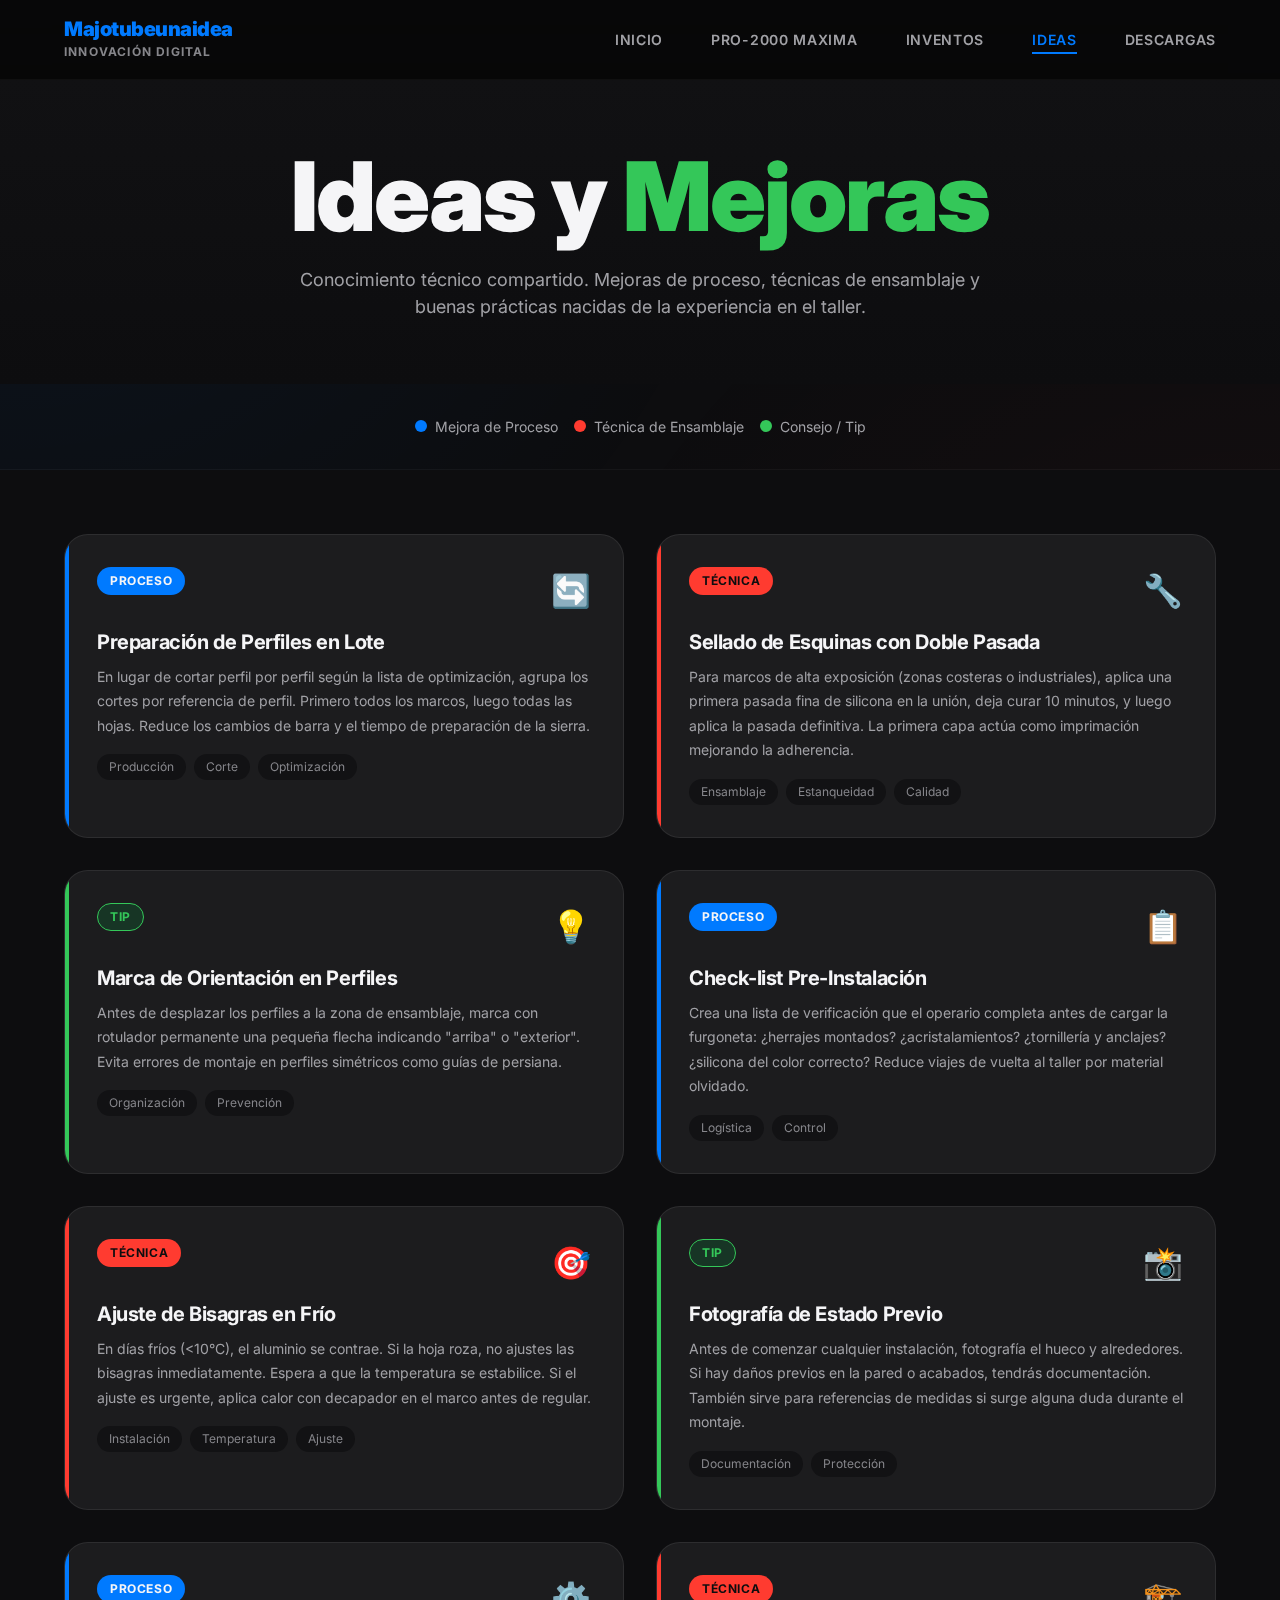
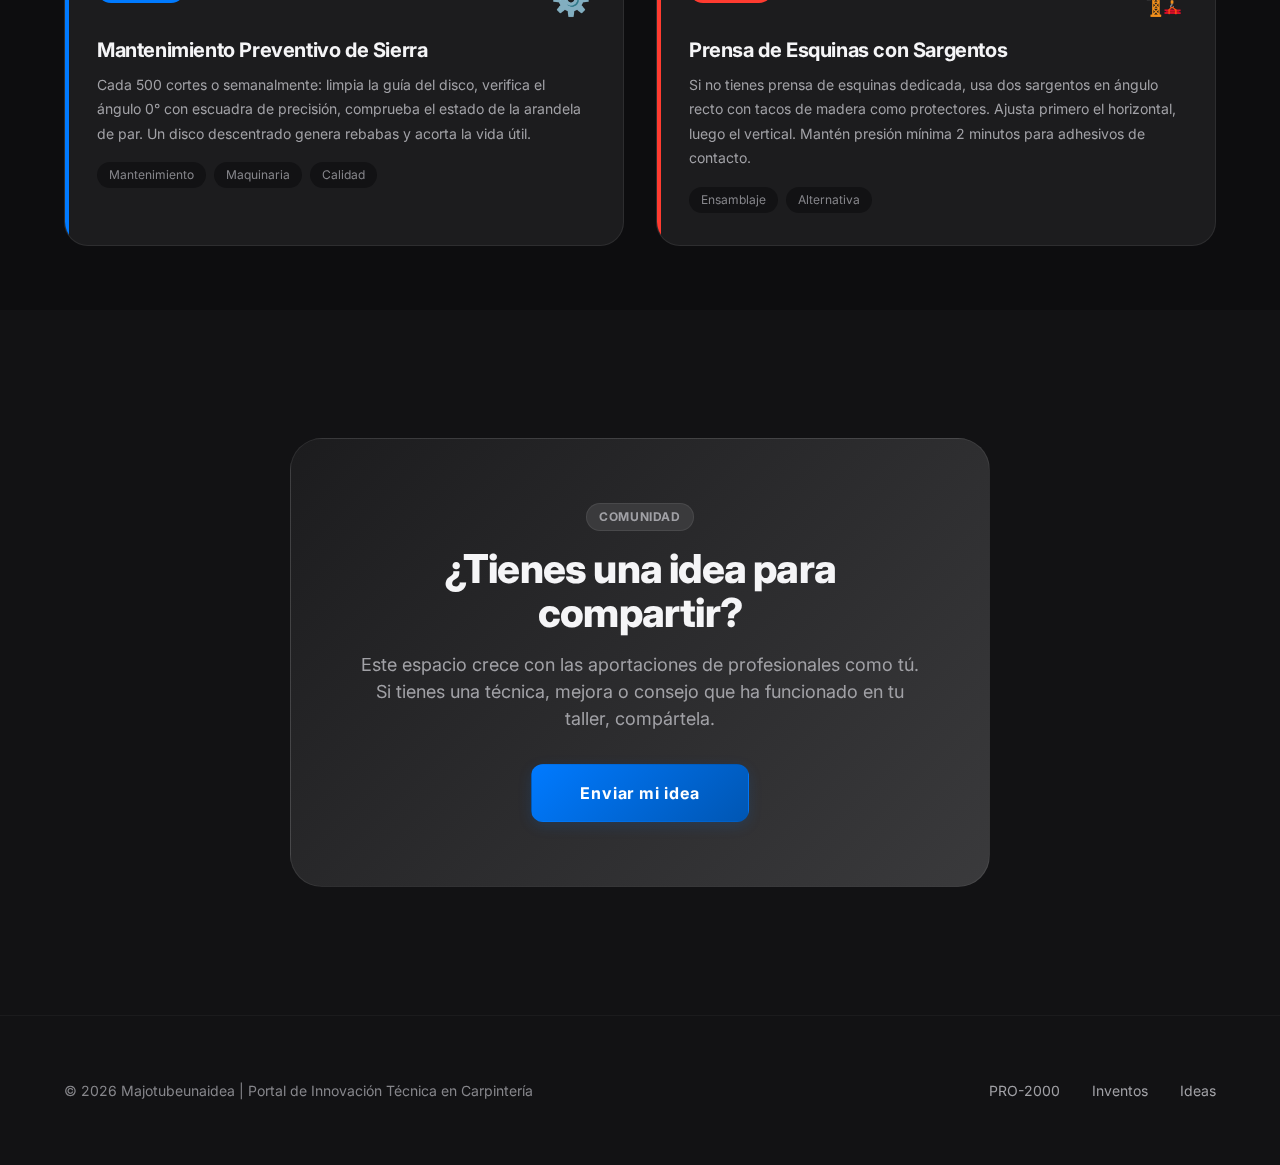
<file: ideas.html>
<!DOCTYPE html>
<html lang="es">

<head>
    <meta charset="UTF-8">
    <meta name="viewport" content="width=device-width, initial-scale=1.0">

    <!-- SEO Meta Tags -->
    <title>Ideas y Mejoras de Proceso | Majotubeunaidea</title>
    <meta name="description"
        content="Conocimiento técnico compartido: mejoras de procesos, técnicas de ensamblaje y buenas prácticas para el taller de carpintería de aluminio.">
    <meta name="keywords" content="mejoras proceso, técnicas ensamblaje, buenas prácticas carpintería, know-how taller">

    <!-- Fonts -->
    <link rel="preconnect" href="https://fonts.googleapis.com">
    <link rel="preconnect" href="https://fonts.gstatic.com" crossorigin>
    <link href="https://fonts.googleapis.com/css2?family=Inter:wght@400;500;600;700;800;900&display=swap"
        rel="stylesheet">

    <!-- Styles -->
    <link rel="stylesheet" href="css/variables.css">
    <link rel="stylesheet" href="css/base.css">
    <link rel="stylesheet" href="css/components.css">
    <link rel="stylesheet" href="css/print.css" media="print">

    <style>
        /* Ideas Page Specific Styles */
        .ideas-hero {
            padding: calc(var(--header-height) + var(--space-10)) 5% var(--space-10);
            background: linear-gradient(180deg, var(--bg-surface) 0%, var(--bg-dark) 100%);
            text-align: center;
        }

        .ideas-hero__title {
            margin-bottom: var(--space-4);
        }

        .ideas-hero__title span {
            color: var(--color-success);
        }

        .ideas-hero__description {
            font-size: var(--font-size-lg);
            max-width: 700px;
            margin: 0 auto;
        }

        /* Ideas Grid */
        .ideas-section {
            padding: var(--space-10) 5%;
            background: var(--bg-dark);
        }

        .ideas-grid {
            display: grid;
            grid-template-columns: repeat(auto-fill, minmax(400px, 1fr));
            gap: var(--space-6);
            max-width: var(--container-2xl);
            margin: 0 auto;
        }

        /* Idea Card */
        .idea-card {
            background: var(--bg-card);
            border: 1px solid var(--border-default);
            border-radius: var(--radius-xl);
            padding: var(--space-6);
            transition: var(--transition-spring);
            position: relative;
            overflow: hidden;
        }

        .idea-card::before {
            content: '';
            position: absolute;
            top: 0;
            left: 0;
            width: 4px;
            height: 100%;
            background: var(--border-strong);
            transition: var(--transition-base);
        }

        .idea-card:hover {
            background: var(--bg-card-hover);
            transform: translateY(-4px);
        }

        .idea-card:hover::before {
            background: var(--color-primary);
        }

        .idea-card--process::before {
            background: var(--color-primary);
        }

        .idea-card--technique::before {
            background: var(--color-accent);
        }

        .idea-card--tip::before {
            background: var(--color-success);
        }

        .idea-card__header {
            display: flex;
            justify-content: space-between;
            align-items: flex-start;
            margin-bottom: var(--space-4);
        }

        .idea-card__icon {
            font-size: var(--font-size-3xl);
        }

        .idea-card__title {
            font-size: var(--font-size-xl);
            font-weight: var(--font-weight-bold);
            margin-bottom: var(--space-3);
            color: var(--text-primary);
        }

        .idea-card__description {
            font-size: var(--font-size-sm);
            color: var(--text-secondary);
            line-height: var(--line-height-relaxed);
            margin-bottom: var(--space-4);
        }

        .idea-card__tags {
            display: flex;
            flex-wrap: wrap;
            gap: var(--space-2);
        }

        .idea-card__tag {
            font-size: var(--font-size-xs);
            padding: var(--space-1) var(--space-3);
            background: var(--bg-surface);
            border-radius: var(--radius-full);
            color: var(--text-muted);
        }

        /* Categories Section */
        .categories-bar {
            display: flex;
            justify-content: center;
            gap: var(--space-4);
            padding: var(--space-6) 5%;
            border-bottom: 1px solid var(--border-subtle);
            flex-wrap: wrap;
        }

        .category-item {
            display: flex;
            align-items: center;
            gap: var(--space-2);
            font-size: var(--font-size-sm);
            color: var(--text-secondary);
        }

        .category-item__dot {
            width: 12px;
            height: 12px;
            border-radius: 50%;
        }

        .category-item__dot--process {
            background: var(--color-primary);
        }

        .category-item__dot--technique {
            background: var(--color-accent);
        }

        .category-item__dot--tip {
            background: var(--color-success);
        }

        /* Call to Action */
        .ideas-cta {
            padding: var(--space-16) 5%;
            background: var(--bg-surface);
            text-align: center;
        }

        .ideas-cta__box {
            background: linear-gradient(135deg, var(--bg-card), var(--bg-elevated));
            border: 1px solid var(--border-default);
            border-radius: var(--radius-2xl);
            padding: var(--space-10);
            max-width: 700px;
            margin: 0 auto;
        }

        .ideas-cta__title {
            margin-bottom: var(--space-4);
        }

        .ideas-cta__description {
            font-size: var(--font-size-lg);
            color: var(--text-secondary);
            margin-bottom: var(--space-6);
        }

        @media (max-width: 768px) {
            .ideas-grid {
                grid-template-columns: 1fr;
            }

            .categories-bar {
                flex-direction: column;
                align-items: center;
            }
        }
    </style>
</head>

<body>
    <!-- Header -->
    <header class="header" id="header">
        <a href="index.html" class="brand">
            <span class="brand__name">Majotube<span>unaidea</span></span>
            <span class="brand__tagline">Innovación Digital</span>
        </a>

        <nav class="nav" id="nav">
            <a href="index.html" class="nav__link">Inicio</a>
            <a href="pro2000.html" class="nav__link">PRO-2000 MAXIMA</a>
            <a href="inventos.html" class="nav__link">Inventos</a>
            <a href="ideas.html" class="nav__link active">Ideas</a>
            <a href="index.html#descargas" class="nav__link">Descargas</a>
        </nav>

        <button class="nav-toggle" id="nav-toggle" aria-label="Menú de navegación">
            <span class="nav-toggle__bar"></span>
            <span class="nav-toggle__bar"></span>
            <span class="nav-toggle__bar"></span>
        </button>
    </header>

    <!-- Main Content -->
    <main>
        <!-- Hero -->
        <section class="ideas-hero">
            <h1 class="ideas-hero__title">Ideas y <span>Mejoras</span></h1>
            <p class="ideas-hero__description">
                Conocimiento técnico compartido. Mejoras de proceso, técnicas de ensamblaje
                y buenas prácticas nacidas de la experiencia en el taller.
            </p>
        </section>

        <!-- Categories Legend -->
        <div class="categories-bar">
            <div class="category-item">
                <span class="category-item__dot category-item__dot--process"></span>
                <span>Mejora de Proceso</span>
            </div>
            <div class="category-item">
                <span class="category-item__dot category-item__dot--technique"></span>
                <span>Técnica de Ensamblaje</span>
            </div>
            <div class="category-item">
                <span class="category-item__dot category-item__dot--tip"></span>
                <span>Consejo / Tip</span>
            </div>
        </div>

        <!-- Ideas Grid -->
        <section class="ideas-section">
            <div class="ideas-grid">

                <!-- Idea 1: Proceso -->
                <article class="idea-card idea-card--process">
                    <div class="idea-card__header">
                        <span class="badge badge--primary">Proceso</span>
                        <span class="idea-card__icon">🔄</span>
                    </div>
                    <h3 class="idea-card__title">Preparación de Perfiles en Lote</h3>
                    <p class="idea-card__description">
                        En lugar de cortar perfil por perfil según la lista de optimización,
                        agrupa los cortes por referencia de perfil. Primero todos los marcos,
                        luego todas las hojas. Reduce los cambios de barra y el tiempo de
                        preparación de la sierra.
                    </p>
                    <div class="idea-card__tags">
                        <span class="idea-card__tag">Producción</span>
                        <span class="idea-card__tag">Corte</span>
                        <span class="idea-card__tag">Optimización</span>
                    </div>
                </article>

                <!-- Idea 2: Técnica -->
                <article class="idea-card idea-card--technique">
                    <div class="idea-card__header">
                        <span class="badge badge--accent">Técnica</span>
                        <span class="idea-card__icon">🔧</span>
                    </div>
                    <h3 class="idea-card__title">Sellado de Esquinas con Doble Pasada</h3>
                    <p class="idea-card__description">
                        Para marcos de alta exposición (zonas costeras o industriales),
                        aplica una primera pasada fina de silicona en la unión, deja curar
                        10 minutos, y luego aplica la pasada definitiva. La primera capa
                        actúa como imprimación mejorando la adherencia.
                    </p>
                    <div class="idea-card__tags">
                        <span class="idea-card__tag">Ensamblaje</span>
                        <span class="idea-card__tag">Estanqueidad</span>
                        <span class="idea-card__tag">Calidad</span>
                    </div>
                </article>

                <!-- Idea 3: Tip -->
                <article class="idea-card idea-card--tip">
                    <div class="idea-card__header">
                        <span class="badge badge--success">Tip</span>
                        <span class="idea-card__icon">💡</span>
                    </div>
                    <h3 class="idea-card__title">Marca de Orientación en Perfiles</h3>
                    <p class="idea-card__description">
                        Antes de desplazar los perfiles a la zona de ensamblaje, marca con
                        rotulador permanente una pequeña flecha indicando "arriba" o "exterior".
                        Evita errores de montaje en perfiles simétricos como guías de persiana.
                    </p>
                    <div class="idea-card__tags">
                        <span class="idea-card__tag">Organización</span>
                        <span class="idea-card__tag">Prevención</span>
                    </div>
                </article>

                <!-- Idea 4: Proceso -->
                <article class="idea-card idea-card--process">
                    <div class="idea-card__header">
                        <span class="badge badge--primary">Proceso</span>
                        <span class="idea-card__icon">📋</span>
                    </div>
                    <h3 class="idea-card__title">Check-list Pre-Instalación</h3>
                    <p class="idea-card__description">
                        Crea una lista de verificación que el operario completa antes de
                        cargar la furgoneta: ¿herrajes montados? ¿acristalamientos?
                        ¿tornillería y anclajes? ¿silicona del color correcto?
                        Reduce viajes de vuelta al taller por material olvidado.
                    </p>
                    <div class="idea-card__tags">
                        <span class="idea-card__tag">Logística</span>
                        <span class="idea-card__tag">Control</span>
                    </div>
                </article>

                <!-- Idea 5: Técnica -->
                <article class="idea-card idea-card--technique">
                    <div class="idea-card__header">
                        <span class="badge badge--accent">Técnica</span>
                        <span class="idea-card__icon">🎯</span>
                    </div>
                    <h3 class="idea-card__title">Ajuste de Bisagras en Frío</h3>
                    <p class="idea-card__description">
                        En días fríos (<10°C), el aluminio se contrae. Si la hoja roza, no ajustes las bisagras
                            inmediatamente. Espera a que la temperatura se estabilice. Si el ajuste es urgente, aplica
                            calor con decapador en el marco antes de regular. </p>
                            <div class="idea-card__tags">
                                <span class="idea-card__tag">Instalación</span>
                                <span class="idea-card__tag">Temperatura</span>
                                <span class="idea-card__tag">Ajuste</span>
                            </div>
                </article>

                <!-- Idea 6: Tip -->
                <article class="idea-card idea-card--tip">
                    <div class="idea-card__header">
                        <span class="badge badge--success">Tip</span>
                        <span class="idea-card__icon">📸</span>
                    </div>
                    <h3 class="idea-card__title">Fotografía de Estado Previo</h3>
                    <p class="idea-card__description">
                        Antes de comenzar cualquier instalación, fotografía el hueco y
                        alrededores. Si hay daños previos en la pared o acabados, tendrás
                        documentación. También sirve para referencias de medidas si surge
                        alguna duda durante el montaje.
                    </p>
                    <div class="idea-card__tags">
                        <span class="idea-card__tag">Documentación</span>
                        <span class="idea-card__tag">Protección</span>
                    </div>
                </article>

                <!-- Idea 7: Proceso -->
                <article class="idea-card idea-card--process">
                    <div class="idea-card__header">
                        <span class="badge badge--primary">Proceso</span>
                        <span class="idea-card__icon">⚙️</span>
                    </div>
                    <h3 class="idea-card__title">Mantenimiento Preventivo de Sierra</h3>
                    <p class="idea-card__description">
                        Cada 500 cortes o semanalmente: limpia la guía del disco,
                        verifica el ángulo 0° con escuadra de precisión, comprueba el
                        estado de la arandela de par. Un disco descentrado genera
                        rebabas y acorta la vida útil.
                    </p>
                    <div class="idea-card__tags">
                        <span class="idea-card__tag">Mantenimiento</span>
                        <span class="idea-card__tag">Maquinaria</span>
                        <span class="idea-card__tag">Calidad</span>
                    </div>
                </article>

                <!-- Idea 8: Técnica -->
                <article class="idea-card idea-card--technique">
                    <div class="idea-card__header">
                        <span class="badge badge--accent">Técnica</span>
                        <span class="idea-card__icon">🏗️</span>
                    </div>
                    <h3 class="idea-card__title">Prensa de Esquinas con Sargentos</h3>
                    <p class="idea-card__description">
                        Si no tienes prensa de esquinas dedicada, usa dos sargentos en ángulo
                        recto con tacos de madera como protectores. Ajusta primero el horizontal,
                        luego el vertical. Mantén presión mínima 2 minutos para adhesivos
                        de contacto.
                    </p>
                    <div class="idea-card__tags">
                        <span class="idea-card__tag">Ensamblaje</span>
                        <span class="idea-card__tag">Alternativa</span>
                    </div>
                </article>

            </div>
        </section>

        <!-- CTA Section -->
        <section class="ideas-cta">
            <div class="ideas-cta__box">
                <span class="badge" style="margin-bottom: var(--space-4);">Comunidad</span>
                <h2 class="ideas-cta__title">¿Tienes una idea para compartir?</h2>
                <p class="ideas-cta__description">
                    Este espacio crece con las aportaciones de profesionales como tú.
                    Si tienes una técnica, mejora o consejo que ha funcionado en tu taller,
                    compártela.
                </p>
                <a href="mailto:contacto@majotubeunaidea.com" class="btn btn--primary btn--lg">
                    Enviar mi idea
                </a>
            </div>
        </section>
    </main>

    <!-- Footer -->
    <footer class="footer">
        <div class="footer__content">
            <p class="footer__copy">© 2026 Majotubeunaidea | Portal de Innovación Técnica en Carpintería</p>
            <nav class="footer__links">
                <a href="pro2000.html" class="footer__link">PRO-2000</a>
                <a href="inventos.html" class="footer__link">Inventos</a>
                <a href="ideas.html" class="footer__link">Ideas</a>
            </nav>
        </div>
    </footer>

    <!-- Modal -->
    <div class="modal" id="imageModal">
        <div class="modal__controls">
            <span class="modal__scale-indicator">100%</span>
            <button class="modal__btn modal__btn--zoom-out" title="Disminuir (Click derecho o Alt+Click)">
                <svg viewBox="0 0 24 24" fill="none" stroke="currentColor" stroke-width="2.5" stroke-linecap="round"
                    stroke-linejoin="round" style="width:20px;height:20px;">
                    <circle cx="11" cy="11" r="8"></circle>
                    <line x1="21" y1="21" x2="16.65" y2="16.65"></line>
                    <line x1="8" y1="11" x2="14" y2="11"></line>
                </svg>
            </button>
            <button class="modal__btn modal__btn--reset" title="Restablecer (1:1)">
                <svg viewBox="0 0 24 24" fill="none" stroke="currentColor" stroke-width="2.5" stroke-linecap="round"
                    stroke-linejoin="round" style="width:18px;height:18px;">
                    <path d="M15 3h6v6"></path>
                    <path d="M9 21H3v-6"></path>
                    <path d="M21 3l-7 7"></path>
                    <path d="M3 21l7-7"></path>
                </svg>
            </button>
            <button class="modal__btn modal__btn--zoom-in" title="Aumentar (Click o Scroll)">
                <svg viewBox="0 0 24 24" fill="none" stroke="currentColor" stroke-width="2.5" stroke-linecap="round"
                    stroke-linejoin="round" style="width:20px;height:20px;">
                    <circle cx="11" cy="11" r="8"></circle>
                    <line x1="21" y1="21" x2="16.65" y2="16.65"></line>
                    <line x1="11" y1="8" x2="11" y2="14"></line>
                    <line x1="8" y1="11" x2="14" y2="11"></line>
                </svg>
            </button>
            <span class="modal__close">×</span>
        </div>
        <div class="modal__content-wrapper">
            <img class="modal__content" id="modalImage" alt="Imagen ampliada">
        </div>
    </div>

    <!-- Scripts -->
    <script src="js/modules/header.js"></script>
    <script src="js/modules/modal.js"></script>
    <script src="js/modules/animations.js"></script>
    <script src="js/modules/filter.js"></script>
    <script src="js/app.js"></script>
</body>

</html>
</file>
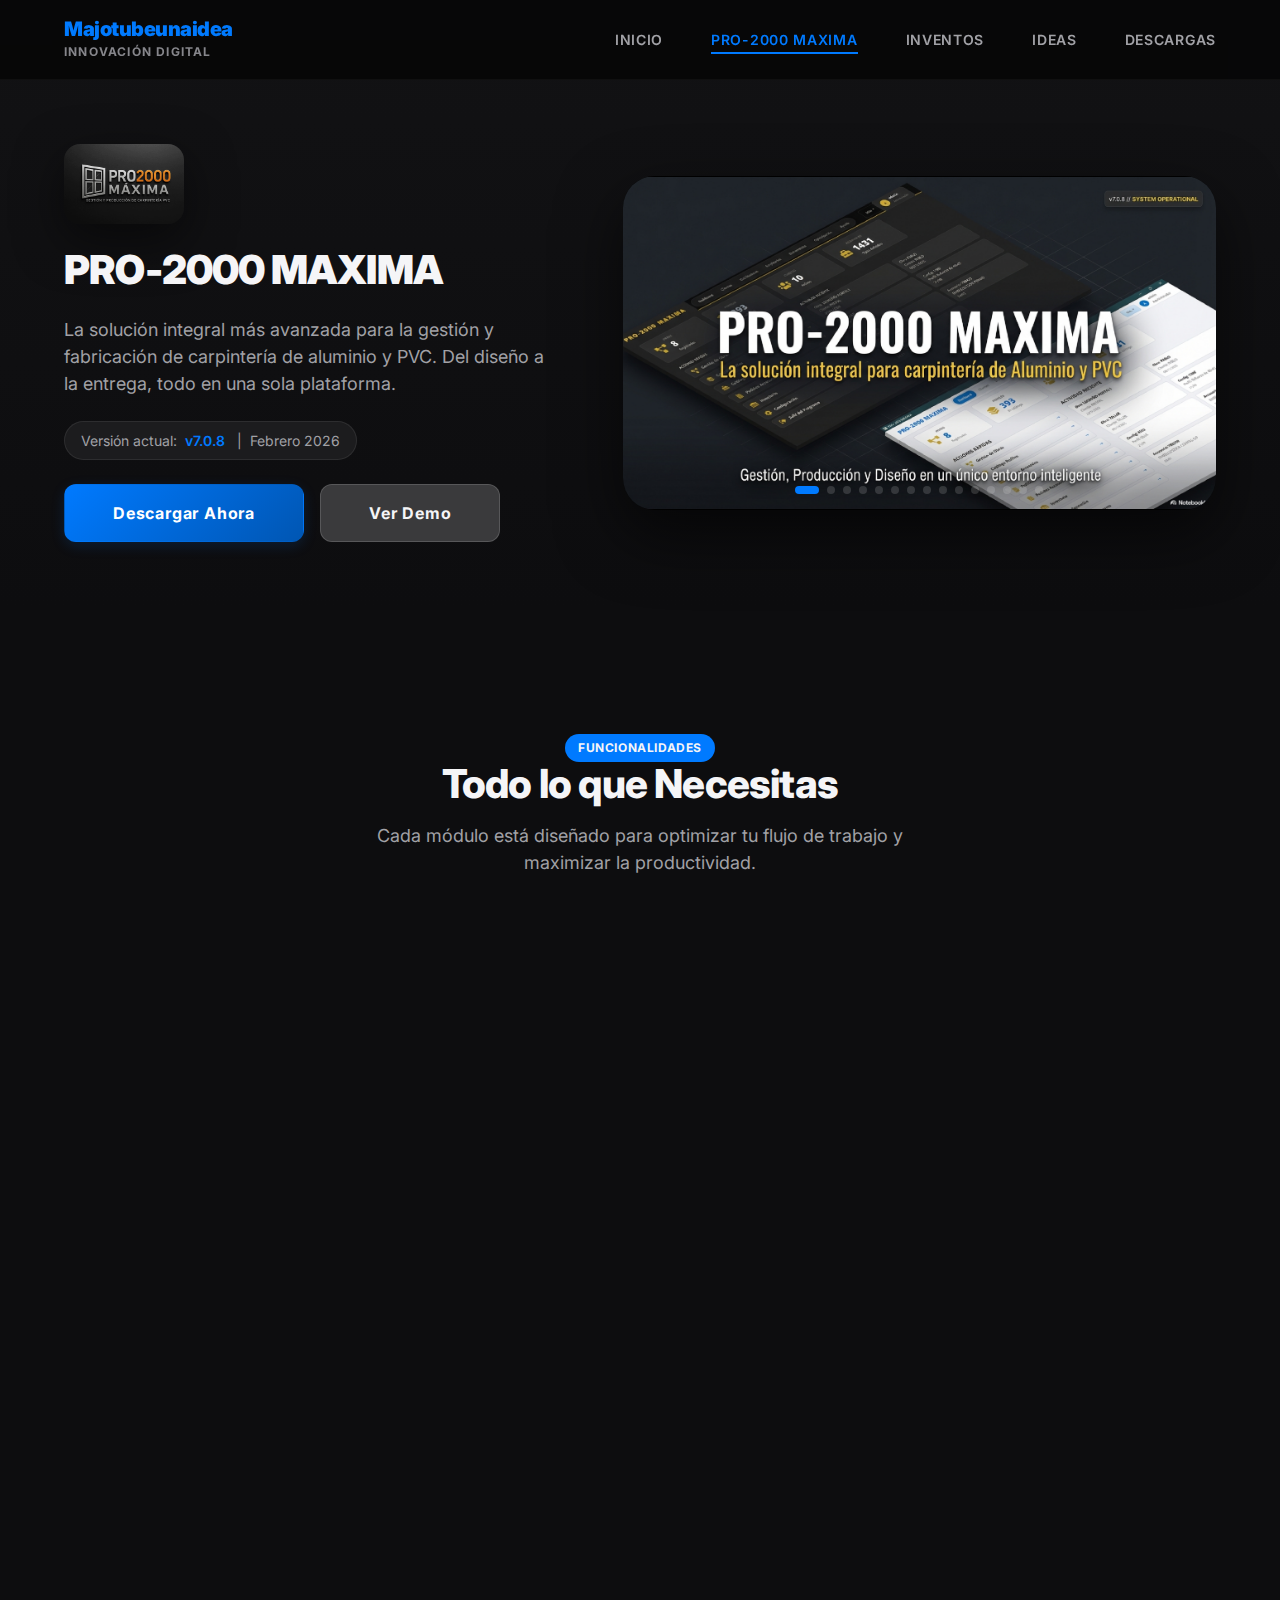
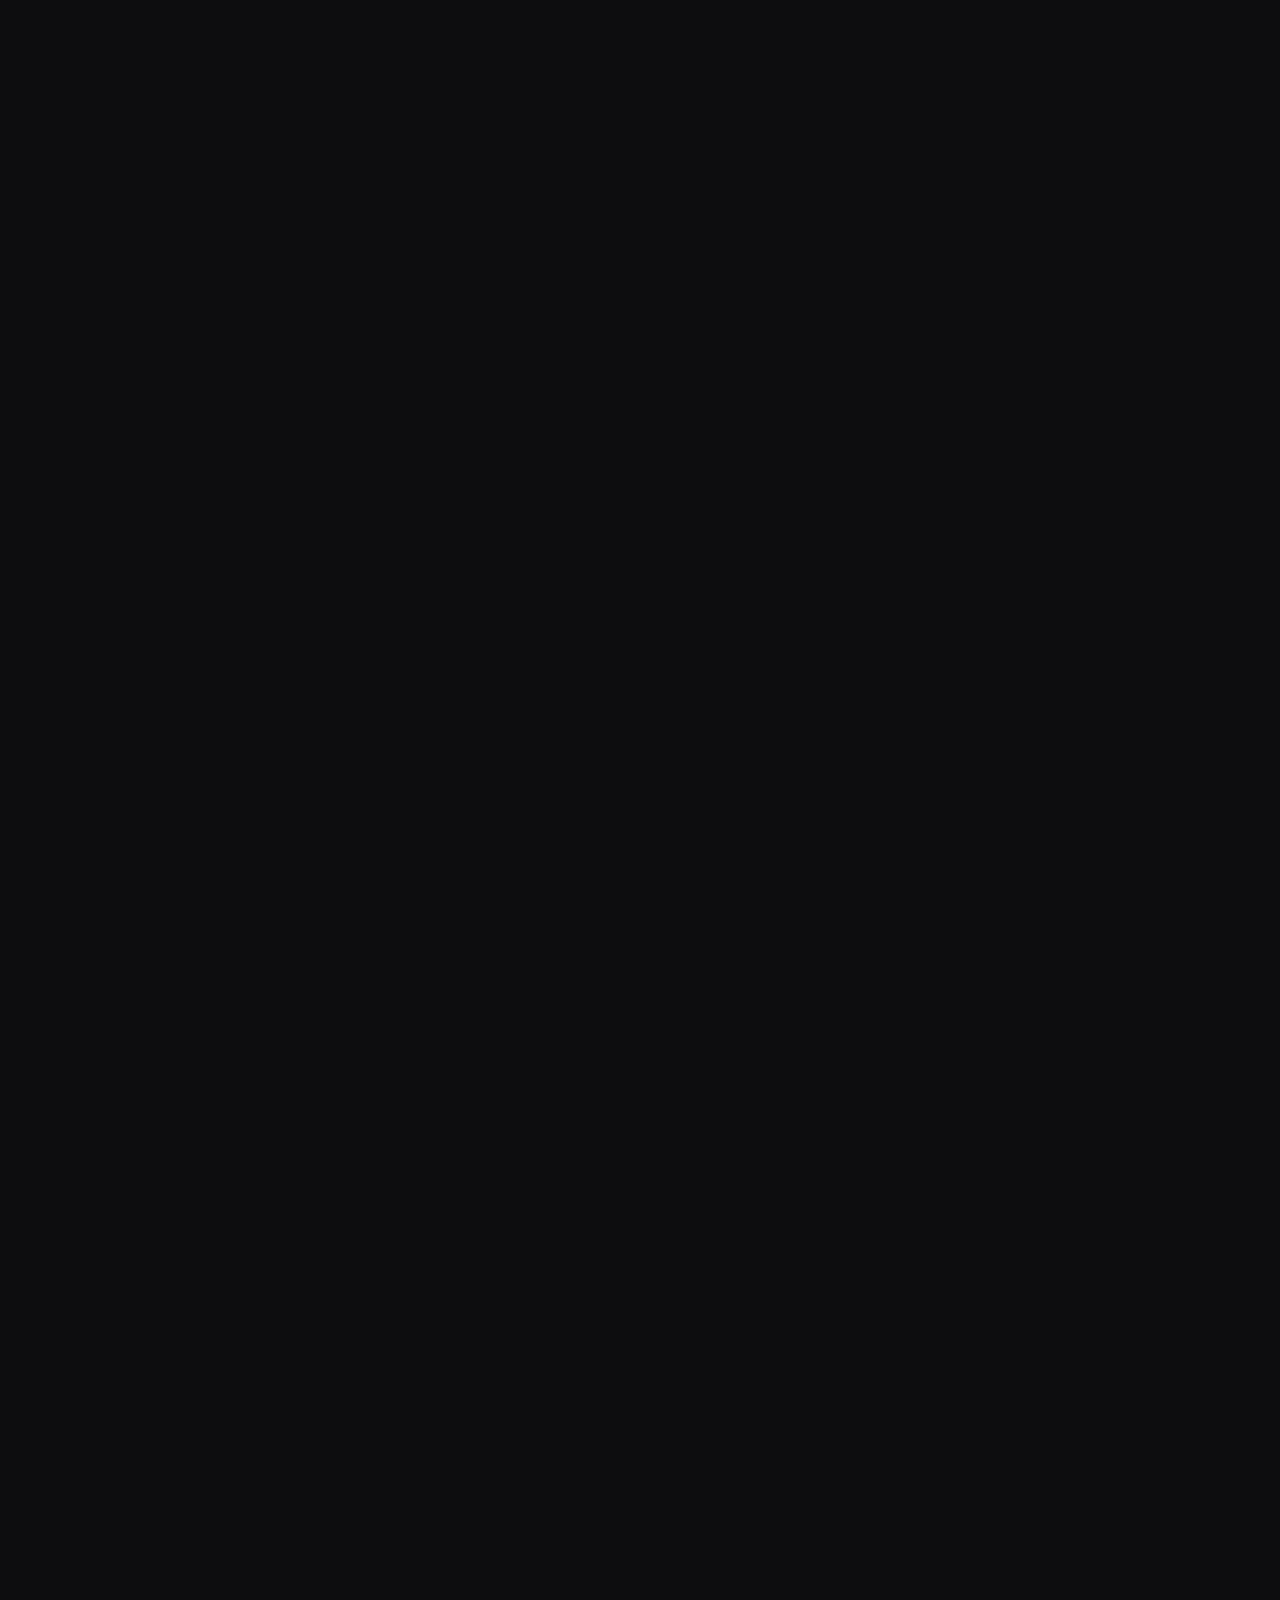
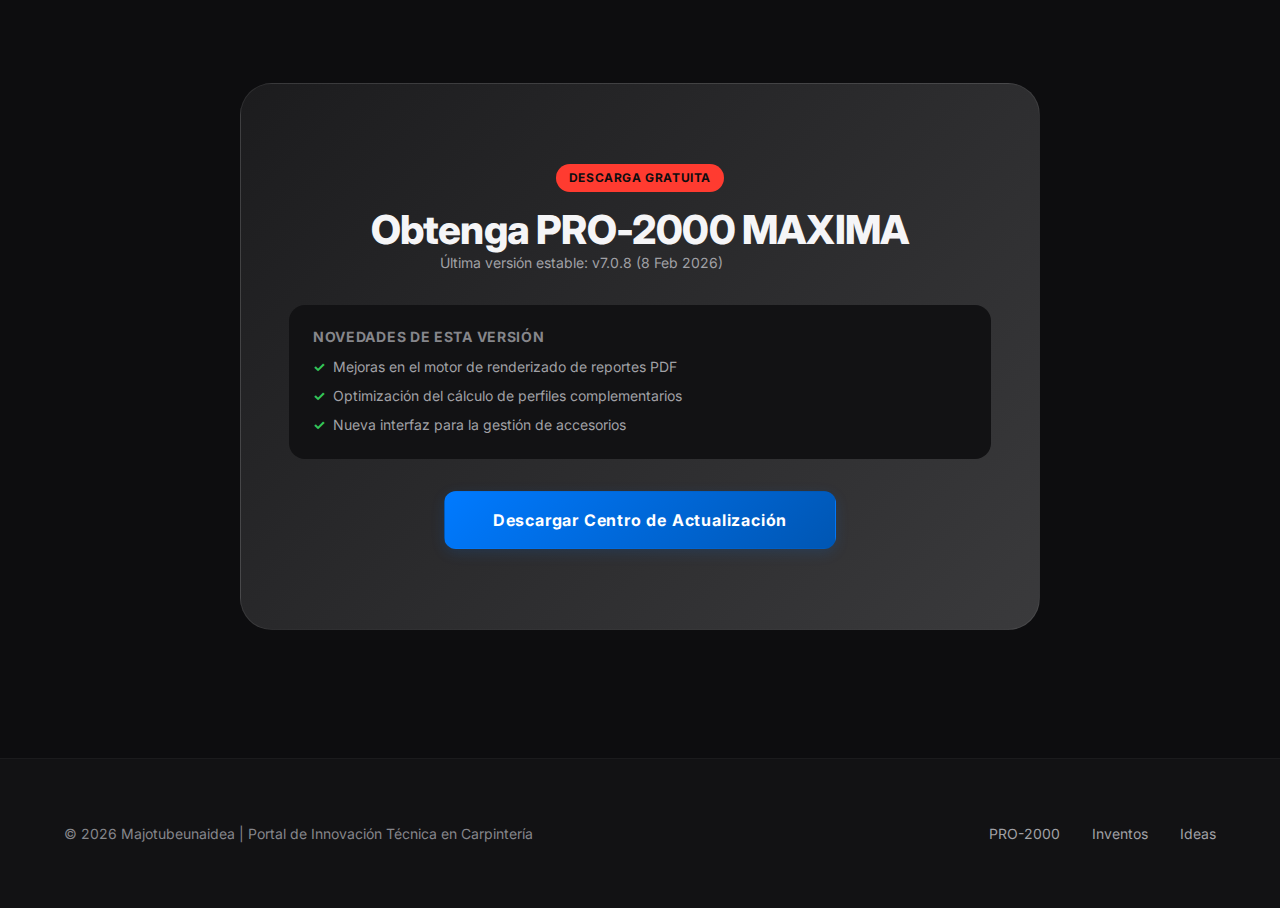
<file: pro2000.html>
<!DOCTYPE html>
<html lang="es">

<head>
    <meta charset="UTF-8">
    <meta name="viewport" content="width=device-width, initial-scale=1.0">

    <!-- SEO Meta Tags -->
    <title>PRO-2000 MAXIMA | Software de Carpintería Profesional</title>
    <meta name="description"
        content="PRO-2000 MAXIMA: software integral para fabricación de carpintería de aluminio y PVC. Diseño, optimización de corte, gestión de obras y facturación.">
    <meta name="keywords" content="PRO-2000, software carpintería, aluminio, PVC, optimización corte, gestión taller">

    <!-- Fonts -->
    <link rel="preconnect" href="https://fonts.googleapis.com">
    <link rel="preconnect" href="https://fonts.gstatic.com" crossorigin>
    <link href="https://fonts.googleapis.com/css2?family=Inter:wght@400;500;600;700;800;900&display=swap"
        rel="stylesheet">

    <!-- Styles -->
    <link rel="stylesheet" href="css/variables.css">
    <link rel="stylesheet" href="css/base.css">
    <link rel="stylesheet" href="css/components.css">
    <link rel="stylesheet" href="css/print.css" media="print">

    <style>
        /* PRO-2000 Page Specific Styles */
        .pro2000-hero {
            padding: calc(var(--header-height) + var(--space-10)) 5% var(--space-10);
            background: linear-gradient(180deg, var(--bg-surface) 0%, var(--bg-dark) 100%);
            display: grid;
            grid-template-columns: 1fr 1.2fr;
            gap: var(--space-10);
            align-items: center;
            max-width: var(--container-2xl);
            margin: 0 auto;
        }

        .pro2000-hero__content {
            display: flex;
            flex-direction: column;
            gap: var(--space-5);
        }

        .pro2000-hero__logo {
            width: 120px;
            border-radius: var(--radius-lg);
            box-shadow: var(--shadow-lg);
        }

        .pro2000-hero__title {
            font-size: var(--font-size-4xl);
            line-height: var(--line-height-tight);
        }

        .pro2000-hero__version {
            display: inline-flex;
            align-items: center;
            gap: var(--space-2);
            padding: var(--space-2) var(--space-4);
            background: var(--bg-card);
            border: 1px solid var(--border-default);
            border-radius: var(--radius-full);
            font-size: var(--font-size-sm);
            color: var(--text-secondary);
            width: fit-content;
        }

        .pro2000-hero__version strong {
            color: var(--color-primary);
        }

        .pro2000-hero__media {
            position: relative;
            border-radius: var(--radius-2xl);
            overflow: hidden;
            box-shadow: var(--shadow-xl);
        }

        /* Presentation Slider */
        .presentation {
            width: 100%;
            aspect-ratio: 16/9;
            background: var(--bg-void);
            position: relative;
        }

        .presentation__slide {
            position: absolute;
            inset: 0;
            opacity: 0;
            transition: opacity 0.8s ease, transform 0.8s ease;
            transform: translateX(50px);
            pointer-events: none;
        }

        .presentation__slide.active {
            opacity: 1;
            transform: translateX(0);
            pointer-events: auto;
        }

        .presentation__slide img {
            width: 100%;
            height: 100%;
            object-fit: contain;
        }

        .presentation__nav {
            position: absolute;
            bottom: var(--space-4);
            left: 50%;
            transform: translateX(-50%);
            display: flex;
            gap: var(--space-2);
            z-index: 10;
        }

        .presentation__dot {
            width: 8px;
            height: 8px;
            border-radius: 50%;
            background: var(--border-strong);
            cursor: pointer;
            transition: var(--transition-fast);
        }

        .presentation__dot.active {
            background: var(--color-primary);
            width: 24px;
            border-radius: var(--radius-full);
        }

        /* Features Grid */
        .features-section {
            padding: var(--space-16) 5%;
            background: var(--bg-dark);
        }

        .features-grid {
            display: grid;
            grid-template-columns: repeat(auto-fill, minmax(450px, 1fr));
            gap: var(--space-6);
            max-width: var(--container-2xl);
            margin: 0 auto;
        }

        /* Video Section */
        .video-section {
            padding: var(--space-16) 5%;
            background: var(--bg-surface);
        }

        .video-container {
            display: grid;
            grid-template-columns: 1.5fr 1fr;
            gap: var(--space-8);
            max-width: var(--container-xl);
            margin: 0 auto;
            align-items: center;
        }

        .video-wrapper {
            border-radius: var(--radius-xl);
            overflow: hidden;
            box-shadow: var(--shadow-xl);
            border: 1px solid var(--border-default);
        }

        .video-wrapper video {
            width: 100%;
            display: block;
        }

        .video-info {
            display: flex;
            flex-direction: column;
            gap: var(--space-5);
        }

        .video-info__item {
            padding: var(--space-4);
            background: var(--bg-card);
            border-radius: var(--radius-lg);
            border-left: 4px solid var(--border-default);
            transition: var(--transition-base);
        }

        .video-info__item:hover {
            border-left-color: var(--color-primary);
            background: var(--bg-card-hover);
        }

        .video-info__label {
            font-size: var(--font-size-xs);
            font-weight: var(--font-weight-bold);
            text-transform: uppercase;
            letter-spacing: var(--letter-spacing-wider);
            color: var(--color-primary);
            display: block;
            margin-bottom: var(--space-2);
        }

        .video-info__title {
            font-size: var(--font-size-lg);
            margin-bottom: var(--space-2);
        }

        .video-info__description {
            font-size: var(--font-size-sm);
            color: var(--text-secondary);
        }

        /* Download Section */
        .download-section {
            padding: var(--space-16) 5%;
            background: var(--bg-dark);
            text-align: center;
        }

        .download-box {
            background: linear-gradient(135deg, var(--bg-card), var(--bg-elevated));
            border: 1px solid var(--border-default);
            border-radius: var(--radius-2xl);
            padding: var(--space-12) var(--space-8);
            max-width: 800px;
            margin: 0 auto;
        }

        .download-box__version {
            font-size: var(--font-size-sm);
            color: var(--text-secondary);
            margin-bottom: var(--space-5);
        }

        .changelog {
            text-align: left;
            background: var(--bg-surface);
            border-radius: var(--radius-lg);
            padding: var(--space-5);
            margin: var(--space-6) 0;
        }

        .changelog__title {
            font-size: var(--font-size-sm);
            font-weight: var(--font-weight-bold);
            color: var(--text-muted);
            margin-bottom: var(--space-3);
            text-transform: uppercase;
            letter-spacing: var(--letter-spacing-wide);
        }

        .changelog__list {
            display: flex;
            flex-direction: column;
            gap: var(--space-2);
        }

        .changelog__item {
            display: flex;
            align-items: flex-start;
            gap: var(--space-2);
            font-size: var(--font-size-sm);
            color: var(--text-secondary);
        }

        .changelog__item::before {
            content: '✓';
            color: var(--color-success);
            font-weight: bold;
        }

        @media (max-width: 1024px) {
            .pro2000-hero {
                grid-template-columns: 1fr;
                text-align: center;
            }

            .pro2000-hero__logo {
                margin: 0 auto;
            }

            .video-container {
                grid-template-columns: 1fr;
            }

            .features-grid {
                grid-template-columns: 1fr;
            }
        }
    </style>
</head>

<body>
    <!-- Header -->
    <header class="header" id="header">
        <a href="index.html" class="brand">
            <span class="brand__name">Majotube<span>unaidea</span></span>
            <span class="brand__tagline">Innovación Digital</span>
        </a>

        <nav class="nav" id="nav">
            <a href="index.html" class="nav__link">Inicio</a>
            <a href="pro2000.html" class="nav__link active">PRO-2000 MAXIMA</a>
            <a href="inventos.html" class="nav__link">Inventos</a>
            <a href="ideas.html" class="nav__link">Ideas</a>
            <a href="#descargar" class="nav__link">Descargas</a>
        </nav>

        <button class="nav-toggle" id="nav-toggle" aria-label="Menú de navegación">
            <span class="nav-toggle__bar"></span>
            <span class="nav-toggle__bar"></span>
            <span class="nav-toggle__bar"></span>
        </button>
    </header>

    <!-- Main Content -->
    <main>
        <!-- Hero Section -->
        <section class="pro2000-hero">
            <div class="pro2000-hero__content">
                <img src="assets/logo_final.jpg" alt="PRO-2000 MAXIMA Logo" class="pro2000-hero__logo">
                <h1 class="pro2000-hero__title">PRO-2000 MAXIMA</h1>
                <p style="font-size: var(--font-size-lg); color: var(--text-secondary);">
                    La solución integral más avanzada para la gestión y fabricación de carpintería
                    de aluminio y PVC. Del diseño a la entrega, todo en una sola plataforma.
                </p>
                <div class="pro2000-hero__version">
                    Versión actual: <strong>v7.0.8</strong> &nbsp;|&nbsp; Febrero 2026
                </div>
                <div style="display: flex; gap: var(--space-4); flex-wrap: wrap;">
                    <a href="#descargar" class="btn btn--primary btn--lg">Descargar Ahora</a>
                    <a href="#demo" class="btn btn--secondary btn--lg">Ver Demo</a>
                </div>
            </div>

            <div class="pro2000-hero__media">
                <div class="presentation" id="presentation">
                    <!-- Slides se generan dinámicamente -->
                </div>
                <div class="presentation__nav" id="presentation-nav">
                    <!-- Dots se generan dinámicamente -->
                </div>
            </div>
        </section>

        <!-- Features Grid -->
        <section class="features-section">
            <div class="container">
                <div class="section-header">
                    <span class="badge badge--primary">Funcionalidades</span>
                    <h2 class="section-header__title">Todo lo que Necesitas</h2>
                    <p class="section-header__description">
                        Cada módulo está diseñado para optimizar tu flujo de trabajo y maximizar la productividad.
                    </p>
                </div>
            </div>

            <div class="features-grid">
                <article class="card">
                    <img src="IMAGENES/DESIGNER.png" alt="Módulo Designer" class="card__image">
                    <h3 class="card__title">MÓDULO DESIGNER</h3>
                    <p class="card__description">
                        Motor de diseño 2D con cálculo de cotas y perfiles en tiempo real.
                        Soporta formas especiales: trapecios, arcos y triángulos.
                    </p>
                </article>

                <article class="card">
                    <img src="IMAGENES/OPTIMIZACION.png" alt="Optimización de Corte" class="card__image">
                    <h3 class="card__title">OPTIMIZACIÓN AVANZADA</h3>
                    <p class="card__description">
                        Algoritmos de corte de última generación para minimizar el desperdicio.
                        Exportación a etiquetas y listas de corte.
                    </p>
                </article>

                <article class="card">
                    <img src="IMAGENES/TALLER.png" alt="Gestión de Taller" class="card__image">
                    <h3 class="card__title">GESTIÓN DE TALLER</h3>
                    <p class="card__description">
                        Control total sobre las órdenes de fabricación, partes de trabajo
                        y seguimiento de tiempos de producción.
                    </p>
                </article>

                <article class="card">
                    <img src="IMAGENES/FASES Y OBRAS.png" alt="Control de Obras" class="card__image">
                    <h3 class="card__title">CONTROL DE OBRAS</h3>
                    <p class="card__description">
                        Seguimiento detallado de fases: medición, fabricación, instalación y cierre.
                        Gestión integral de proyectos.
                    </p>
                </article>

                <article class="card">
                    <img src="IMAGENES/CONTROL DE INVENTARIO.png" alt="Inventario" class="card__image">
                    <h3 class="card__title">INVENTARIO INTELIGENTE</h3>
                    <p class="card__description">
                        Seguimiento de stock de perfiles y accesorios con alertas de reposición
                        y control de existencias mínimas.
                    </p>
                </article>

                <article class="card">
                    <img src="IMAGENES/REPORTES PROFESIONALES.png" alt="Reportes" class="card__image">
                    <h3 class="card__title">REPORTES TÉCNICOS</h3>
                    <p class="card__description">
                        Documentación profesional en PDF: planos técnicos, listas de materiales
                        y presupuestos para cliente final.
                    </p>
                </article>

                <article class="card">
                    <img src="IMAGENES/PRESUPUESTO.png" alt="Presupuestos" class="card__image">
                    <h3 class="card__title">PRESUPUESTOS COMERCIALES</h3>
                    <p class="card__description">
                        Ofertas claras y detalladas con gráficos, precios desglosados
                        y márgenes configurables por cliente.
                    </p>
                </article>

                <article class="card">
                    <img src="IMAGENES/FACTURA.png" alt="Facturación" class="card__image">
                    <h3 class="card__title">FACTURACIÓN INTEGRADA</h3>
                    <p class="card__description">
                        Emisión de facturas vinculadas directamente a presupuestos.
                        Gestión de cobros y albaranes.
                    </p>
                </article>
            </div>
        </section>

        <!-- Video Demo Section -->
        <!-- Video Section (Deshabilitado temporalmente para subida a GitHub por tamaño del archivo)
        <section class="video-section" id="demo">
            <div class="video-container">
                <div class="video-wrapper">
                    <video controls poster="IMAGENES/DESIGNER.png">
                        <source src="assets/notebooklm_video.mp4" type="video/mp4">
                        Su navegador no soporta el formato de vídeo.
                    </video>
                </div>

                <div class="video-info">
                    <div style="margin-bottom: var(--space-4);">
                        <span class="badge badge--primary">Presentación Inteligente</span>
                        <h2 style="margin-top: var(--space-3);">Del Diseño a la Entrega</h2>
                        <p style="color: var(--text-secondary); margin-top: var(--space-2);">
                            Un recorrido por las capacidades del sistema, generado con tecnología NotebookLM.
                        </p>
                    </div>

                    <div class="video-info__item">
                        <span class="video-info__label">Audio Overview</span>
                        <h4 class="video-info__title">Análisis Experto</h4>
                        <p class="video-info__description">
                            Explicación detallada sobre cómo la IA y el software se unen para optimizar su carpintería.
                        </p>
                    </div>

                    <div class="video-info__item">
                        <span class="video-info__label">Flujo de Trabajo</span>
                        <h4 class="video-info__title">Integración Total</h4>
                        <p class="video-info__description">
                            Desde la toma de medidas hasta el albarán final, todo queda registrado.
                        </p>
                    </div>

                    <div class="video-info__item">
                        <span class="video-info__label">Documentación</span>
                        <h4 class="video-info__title">Precisión Técnica</h4>
                        <p class="video-info__description">
                            Gestión completa de cada detalle constructivo y administrativo.
                        </p>
                    </div>
                </div>
            </div>
        </section>

        <!-- Download Section -->
        <section class="download-section" id="descargar">
            <div class="download-box">
                <span class="badge badge--accent" style="margin-bottom: var(--space-4);">Descarga Gratuita</span>
                <h2>Obtenga PRO-2000 MAXIMA</h2>
                <p class="download-box__version">Última versión estable: v7.0.8 (8 Feb 2026)</p>

                <div class="changelog">
                    <h4 class="changelog__title">Novedades de esta versión</h4>
                    <div class="changelog__list">
                        <span class="changelog__item">Mejoras en el motor de renderizado de reportes PDF</span>
                        <span class="changelog__item">Optimización del cálculo de perfiles complementarios</span>
                        <span class="changelog__item">Nueva interfaz para la gestión de accesorios</span>
                    </div>
                </div>

                <a href="#" class="btn btn--primary btn--lg">Descargar Centro de Actualización</a>
            </div>
        </section>
    </main>

    <!-- Footer -->
    <footer class="footer">
        <div class="footer__content">
            <p class="footer__copy">© 2026 Majotubeunaidea | Portal de Innovación Técnica en Carpintería</p>
            <nav class="footer__links">
                <a href="pro2000.html" class="footer__link">PRO-2000</a>
                <a href="inventos.html" class="footer__link">Inventos</a>
                <a href="ideas.html" class="footer__link">Ideas</a>
            </nav>
        </div>
    </footer>

    <div class="modal" id="imageModal">
        <div class="modal__controls">
            <span class="modal__scale-indicator">100%</span>
            <button class="modal__btn modal__btn--zoom-out" title="Disminuir (Click derecho o Alt+Click)">
                <svg viewBox="0 0 24 24" fill="none" stroke="currentColor" stroke-width="2.5" stroke-linecap="round"
                    stroke-linejoin="round" style="width:20px;height:20px;">
                    <circle cx="11" cy="11" r="8"></circle>
                    <line x1="21" y1="21" x2="16.65" y2="16.65"></line>
                    <line x1="8" y1="11" x2="14" y2="11"></line>
                </svg>
            </button>
            <button class="modal__btn modal__btn--reset" title="Restablecer (1:1)">
                <svg viewBox="0 0 24 24" fill="none" stroke="currentColor" stroke-width="2.5" stroke-linecap="round"
                    stroke-linejoin="round" style="width:18px;height:18px;">
                    <path d="M15 3h6v6"></path>
                    <path d="M9 21H3v-6"></path>
                    <path d="M21 3l-7 7"></path>
                    <path d="M3 21l7-7"></path>
                </svg>
            </button>
            <button class="modal__btn modal__btn--zoom-in" title="Aumentar (Click o Scroll)">
                <svg viewBox="0 0 24 24" fill="none" stroke="currentColor" stroke-width="2.5" stroke-linecap="round"
                    stroke-linejoin="round" style="width:20px;height:20px;">
                    <circle cx="11" cy="11" r="8"></circle>
                    <line x1="21" y1="21" x2="16.65" y2="16.65"></line>
                    <line x1="11" y1="8" x2="11" y2="14"></line>
                    <line x1="8" y1="11" x2="14" y2="11"></line>
                </svg>
            </button>
            <span class="modal__close">×</span>
        </div>
        <div class="modal__content-wrapper">
            <img class="modal__content" id="modalImage" alt="Imagen ampliada">
        </div>
    </div>

    <!-- Scripts -->
    <script src="js/modules/header.js"></script>
    <script src="js/modules/modal.js"></script>
    <script src="js/modules/animations.js"></script>
    <script src="js/modules/filter.js"></script>
    <script src="js/app.js"></script>

    <!-- Presentation Slider Script -->
    <script>
        (function () {
            const totalSlides = 15;
            const presentation = document.getElementById('presentation');
            const nav = document.getElementById('presentation-nav');
            let currentSlide = 0;

            // Crear slides
            for (let i = 1; i <= totalSlides; i++) {
                const slide = document.createElement('div');
                slide.className = 'presentation__slide' + (i === 1 ? ' active' : '');
                slide.innerHTML = `<img src="assets/paginas/pag${i}.jpg" alt="Página ${i}" class="card__image" data-zoomable title="Haga clic para ampliar (Lupa)">`;
                presentation.appendChild(slide);

                const dot = document.createElement('span');
                dot.className = 'presentation__dot' + (i === 1 ? ' active' : '');
                dot.dataset.index = i - 1;
                dot.addEventListener('click', () => goToSlide(i - 1));
                nav.appendChild(dot);
            }

            const slides = presentation.querySelectorAll('.presentation__slide');
            const dots = nav.querySelectorAll('.presentation__dot');

            function goToSlide(index) {
                slides[currentSlide].classList.remove('active');
                dots[currentSlide].classList.remove('active');

                currentSlide = index;

                slides[currentSlide].classList.add('active');
                dots[currentSlide].classList.add('active');
            }

            function nextSlide() {
                goToSlide((currentSlide + 1) % totalSlides);
            }

            setInterval(nextSlide, 5000);
        })();
    </script>
</body>

</html>
</file>
<file: css/variables.css>
/**
 * MAJOTUBEUNAIDEA - Design System Variables
 * Paleta de colores, tipografía y tokens de diseño
 * 
 * @description Sistema de diseño centralizado para consistencia visual
 * @version 2.0.0
 */

:root {
    /* === COLORES PRIMARIOS (Swiss Blue) === */
    --color-primary: #007AFF;
    --color-primary-light: #58A6FF;
    --color-primary-dark: #0056B3;
    --color-primary-glow: rgba(0, 122, 255, 0.15);

    /* === COLORES ACCENT (Industrial Orange) === */
    --color-accent: #FF3B30;
    --color-accent-light: #FF6961;
    --color-accent-dark: #D70015;
    --color-accent-glow: rgba(255, 59, 48, 0.2);

    /* === COLORES SEMÁNTICOS === */
    --color-success: #34C759;
    --color-warning: #FFCC00;
    --color-error: #FF3B30;
    --color-info: #5AC8FA;

    /* === FONDOS (Obsidian Slate) === */
    --bg-void: #000000;
    --bg-dark: #0D0D0F;
    --bg-surface: #121214;
    --bg-card: #1C1C1E;
    --bg-card-hover: #2C2C2E;
    --bg-elevated: #3A3A3C;

    /* === GLASSMORPHISM === */
    --glass-bg: rgba(28, 28, 30, 0.7);
    --glass-border: rgba(255, 255, 255, 0.1);
    --glass-blur: blur(20px);

    /* === BORDES === */
    --border-subtle: rgba(255, 255, 255, 0.04);
    --border-default: rgba(255, 255, 255, 0.08);
    --border-strong: rgba(255, 255, 255, 0.15);
    --border-accent: var(--color-primary);

    /* === TEXTO === */
    --text-primary: #F5F5F7;
    --text-secondary: #A1A1A6;
    --text-muted: #86868B;
    --text-disabled: #48484A;

    /* === TIPOGRAFÍA === */
    --font-family-primary: 'Inter', -apple-system, BlinkMacSystemFont, 'Segoe UI', sans-serif;
    --font-family-headings: 'Outfit', 'Inter', sans-serif;
    --font-family-mono: 'JetBrains Mono', 'Fira Code', monospace;

    --font-size-xs: 0.75rem;
    /* 12px */
    --font-size-sm: 0.875rem;
    /* 14px */
    --font-size-base: 1rem;
    /* 16px */
    --font-size-lg: 1.125rem;
    /* 18px */
    --font-size-xl: 1.25rem;
    /* 20px */
    --font-size-2xl: 1.5rem;
    /* 24px */
    --font-size-3xl: 2rem;
    /* 32px */
    --font-size-4xl: 2.5rem;
    /* 40px */
    --font-size-5xl: 3.5rem;
    /* 56px */
    --font-size-hero: clamp(3rem, 10vw, 6rem);

    --font-weight-normal: 400;
    --font-weight-medium: 500;
    --font-weight-semibold: 600;
    --font-weight-bold: 700;
    --font-weight-extrabold: 800;
    --font-weight-black: 900;

    --line-height-tight: 1.1;
    --line-height-snug: 1.25;
    --line-height-normal: 1.5;
    --line-height-relaxed: 1.75;

    --letter-spacing-tight: -0.02em;
    --letter-spacing-normal: 0;
    --letter-spacing-wide: 0.05em;
    --letter-spacing-wider: 0.1em;

    /* === ESPACIADO === */
    --space-1: 0.25rem;
    /* 4px */
    --space-2: 0.5rem;
    /* 8px */
    --space-3: 0.75rem;
    /* 12px */
    --space-4: 1rem;
    /* 16px */
    --space-5: 1.5rem;
    /* 24px */
    --space-6: 2rem;
    /* 32px */
    --space-8: 3rem;
    /* 48px */
    --space-10: 4rem;
    /* 64px */
    --space-12: 5rem;
    /* 80px */
    --space-16: 8rem;
    /* 128px */

    /* === BORDES RADIUS === */
    --radius-sm: 6px;
    --radius-md: 12px;
    --radius-lg: 16px;
    --radius-xl: 24px;
    --radius-2xl: 32px;
    --radius-full: 9999px;

    /* === SOMBRAS === */
    --shadow-sm: 0 2px 8px rgba(0, 0, 0, 0.3);
    --shadow-md: 0 8px 24px rgba(0, 0, 0, 0.4);
    --shadow-lg: 0 16px 48px rgba(0, 0, 0, 0.5);
    --shadow-xl: 0 24px 64px rgba(0, 0, 0, 0.6);
    --shadow-glow: 0 0 40px var(--color-primary-glow);
    --shadow-glow-accent: 0 0 40px var(--color-accent-glow);

    /* === TRANSICIONES === */
    --transition-fast: 150ms cubic-bezier(0.4, 0, 0.2, 1);
    --transition-base: 300ms cubic-bezier(0.4, 0, 0.2, 1);
    --transition-slow: 500ms cubic-bezier(0.4, 0, 0.2, 1);
    --transition-spring: 400ms cubic-bezier(0.16, 1, 0.3, 1);

    /* === Z-INDEX === */
    --z-base: 0;
    --z-dropdown: 100;
    --z-sticky: 200;
    --z-fixed: 300;
    --z-modal-backdrop: 400;
    --z-modal: 500;
    --z-tooltip: 600;
    --z-toast: 700;

    /* === CONTENEDORES === */
    --container-sm: 640px;
    --container-md: 768px;
    --container-lg: 1024px;
    --container-xl: 1280px;
    --container-2xl: 1536px;

    /* === HEADER === */
    --header-height: 80px;
    --header-height-scrolled: 64px;
}

/* === DARK MODE MEDIA QUERY (default) === */
@media (prefers-color-scheme: dark) {
    :root {
        color-scheme: dark;
    }
}
</file>
<file: css/components.css>
/**
 * MAJOTUBEUNAIDEA - UI Components
 * Componentes reutilizables: botones, cards, badges, etc.
 */

/* ============================================
   HEADER & NAVIGATION
   ============================================ */
.header {
    position: fixed;
    top: 0;
    left: 0;
    right: 0;
    height: var(--header-height);
    padding: 0 5%;
    display: flex;
    justify-content: space-between;
    align-items: center;
    background: rgba(5, 5, 5, 0.8);
    backdrop-filter: blur(20px);
    border-bottom: 1px solid var(--border-subtle);
    z-index: var(--z-fixed);
    transition: var(--transition-base);
}

.header.scrolled {
    height: var(--header-height-scrolled);
    background: rgba(5, 5, 5, 0.95);
    border-bottom-color: var(--border-default);
}

.brand {
    display: flex;
    flex-direction: column;
    gap: var(--space-1);
}

.brand__name {
    font-size: var(--font-size-xl);
    font-weight: var(--font-weight-black);
    line-height: 1;
    letter-spacing: -0.5px;
}

.brand__name span {
    color: var(--color-primary);
}

.brand__tagline {
    font-size: var(--font-size-xs);
    font-weight: var(--font-weight-bold);
    letter-spacing: var(--letter-spacing-wider);
    text-transform: uppercase;
    color: var(--text-muted);
}

.nav {
    display: flex;
    align-items: center;
    gap: var(--space-8);
}

.nav__link {
    position: relative;
    font-size: var(--font-size-sm);
    font-weight: var(--font-weight-semibold);
    text-transform: uppercase;
    letter-spacing: var(--letter-spacing-wide);
    color: var(--text-secondary);
    transition: var(--transition-fast);
}

.nav__link:hover,
.nav__link.active {
    color: var(--color-primary);
}

.nav__link::after {
    content: '';
    position: absolute;
    bottom: -4px;
    left: 0;
    width: 0;
    height: 2px;
    background: var(--color-primary);
    transition: var(--transition-fast);
}

.nav__link:hover::after,
.nav__link.active::after {
    width: 100%;
}

/* Mobile Nav Toggle */
.nav-toggle {
    display: none;
    flex-direction: column;
    gap: 5px;
    padding: var(--space-2);
    cursor: pointer;
}

.nav-toggle__bar {
    width: 24px;
    height: 2px;
    background: var(--text-primary);
    transition: var(--transition-fast);
}

/* ============================================
   BUTTONS
   ============================================ */
.btn {
    display: inline-flex;
    align-items: center;
    justify-content: center;
    gap: var(--space-2);
    padding: var(--space-3) var(--space-6);
    font-size: var(--font-size-sm);
    font-weight: var(--font-weight-bold);
    letter-spacing: var(--letter-spacing-wide);
    border-radius: var(--radius-md);
    transition: var(--transition-spring);
    cursor: pointer;
    border: 1px solid transparent;
}

.btn--primary {
    background: linear-gradient(135deg, var(--color-primary), var(--color-primary-dark));
    color: #FFFFFF;
    box-shadow: 0 4px 14px 0 var(--color-primary-glow);
}

.btn--primary:hover {
    transform: translateY(-2px);
    box-shadow: 0 6px 20px 0 var(--color-primary-glow);
    filter: brightness(1.1);
}

.btn--secondary {
    background: var(--bg-elevated);
    color: var(--text-primary);
    border: 1px solid var(--border-strong);
}

.btn--secondary:hover {
    background: var(--bg-card-hover);
    border-color: var(--color-primary);
}

.btn--accent {
    background: linear-gradient(135deg, var(--color-accent), var(--color-accent-dark));
    color: #FFFFFF;
    box-shadow: 0 4px 14px 0 var(--color-accent-glow);
}

.btn--accent:hover {
    transform: translateY(-2px) scale(1.02);
}

.btn--lg {
    padding: var(--space-4) var(--space-8);
    font-size: var(--font-size-base);
}

.btn--sm {
    padding: var(--space-2) var(--space-4);
    font-size: var(--font-size-xs);
}

.btn--icon {
    padding: var(--space-3);
}

/* ============================================
   CARDS
   ============================================ */
.card {
    background: var(--bg-card);
    border: 1px solid var(--border-subtle);
    border-radius: var(--radius-lg);
    padding: var(--space-6);
    transition: var(--transition-spring);
    position: relative;
    overflow: hidden;
}

.card::before {
    content: '';
    position: absolute;
    top: 0;
    left: 0;
    right: 0;
    height: 1px;
    background: linear-gradient(90deg, transparent, var(--border-strong), transparent);
    opacity: 0;
    transition: var(--transition-base);
}

.card:hover {
    background: var(--bg-card-hover);
    border-color: var(--border-strong);
    transform: translateY(-4px);
}

.card:hover::before {
    opacity: 1;
}

.card__image {
    width: 100%;
    aspect-ratio: 16/10;
    object-fit: cover;
    border-radius: var(--radius-md);
    margin-bottom: var(--space-5);
    transition: var(--transition-base);
}

.card:hover .card__image {
    transform: scale(1.02);
}

.card__title {
    font-family: var(--font-family-headings);
    font-size: var(--font-size-xl);
    margin-bottom: var(--space-3);
    color: var(--text-primary);
}

.card__description {
    font-size: var(--font-size-sm);
    color: var(--text-secondary);
    line-height: var(--line-height-relaxed);
    margin-bottom: var(--space-4);
}

.card__meta {
    display: flex;
    flex-wrap: wrap;
    gap: var(--space-2);
}

/* ============================================
   PROJECT CARD (Fichas de Proyecto)
   ============================================ */
.project-card {
    display: grid;
    grid-template-rows: auto 1fr auto;
    background: var(--bg-card);
    border: 1px solid var(--border-default);
    border-radius: var(--radius-xl);
    overflow: hidden;
    transition: var(--transition-spring);
}

.project-card:hover {
    border-color: var(--color-accent);
    transform: translateY(-6px);
    box-shadow: var(--shadow-lg);
}

.project-card__image-wrapper {
    position: relative;
    aspect-ratio: 16/10;
    overflow: hidden;
}

.project-card__image {
    width: 100%;
    height: 100%;
    object-fit: cover;
    transition: var(--transition-slow);
}

.project-card:hover .project-card__image {
    transform: scale(1.05);
}

.project-card__category {
    position: absolute;
    top: var(--space-4);
    left: var(--space-4);
}

.project-card__body {
    padding: var(--space-5);
    display: flex;
    flex-direction: column;
    gap: var(--space-3);
}

.project-card__title {
    font-size: var(--font-size-lg);
    font-weight: var(--font-weight-bold);
    color: var(--text-primary);
}

.project-card__description {
    font-size: var(--font-size-sm);
    color: var(--text-secondary);
    line-height: var(--line-height-relaxed);
}

.project-card__footer {
    display: flex;
    justify-content: space-between;
    align-items: center;
    padding: var(--space-4) var(--space-5);
    border-top: 1px solid var(--border-subtle);
    background: var(--bg-surface);
}

.project-card__stats {
    display: flex;
    gap: var(--space-4);
}

.stat {
    display: flex;
    flex-direction: column;
    gap: var(--space-1);
}

.stat__label {
    font-size: var(--font-size-xs);
    text-transform: uppercase;
    letter-spacing: var(--letter-spacing-wide);
    color: var(--text-muted);
}

.stat__value {
    font-size: var(--font-size-sm);
    font-weight: var(--font-weight-semibold);
    color: var(--color-primary);
}

/* ============================================
   BADGES
   ============================================ */
.badge {
    display: inline-flex;
    align-items: center;
    padding: var(--space-1) var(--space-3);
    font-size: var(--font-size-xs);
    font-weight: var(--font-weight-bold);
    text-transform: uppercase;
    letter-spacing: var(--letter-spacing-wide);
    border-radius: var(--radius-full);
    background: var(--bg-elevated);
    color: var(--text-secondary);
    border: 1px solid var(--border-default);
}

.badge--primary {
    background: var(--color-primary);
    color: var(--text-primary);
    border-color: transparent;
}

.badge--accent {
    background: var(--color-accent);
    color: var(--bg-dark);
    border-color: transparent;
}

.badge--success {
    background: rgba(0, 200, 83, 0.15);
    color: var(--color-success);
    border-color: var(--color-success);
}

.badge--warning {
    background: rgba(255, 214, 0, 0.15);
    color: var(--color-warning);
    border-color: var(--color-warning);
}

/* ============================================
   DIFFICULTY STARS
   ============================================ */
.difficulty {
    display: flex;
    gap: var(--space-1);
}

.difficulty__star {
    width: 16px;
    height: 16px;
    fill: var(--border-strong);
}

.difficulty__star.active {
    fill: var(--color-accent);
}

/* ============================================
   SECTION HEADERS
   ============================================ */
.section-header {
    text-align: center;
    margin-bottom: var(--space-10);
}

.section-header__badge {
    margin-bottom: var(--space-4);
}

.section-header__title {
    margin-bottom: var(--space-4);
}

.section-header__description {
    font-size: var(--font-size-lg);
    color: var(--text-secondary);
    max-width: 600px;
    margin: 0 auto;
}

/* ============================================
   GRID LAYOUTS
   ============================================ */
.grid {
    display: grid;
    gap: var(--space-6);
}

.grid--2 {
    grid-template-columns: repeat(2, 1fr);
}

.grid--3 {
    grid-template-columns: repeat(3, 1fr);
}

.grid--4 {
    grid-template-columns: repeat(4, 1fr);
}

.grid--auto {
    grid-template-columns: repeat(auto-fill, minmax(350px, 1fr));
}

/* ============================================
   FOOTER
   ============================================ */
.footer {
    padding: var(--space-10) 5%;
    background: var(--bg-surface);
    border-top: 1px solid var(--border-subtle);
}

.footer__content {
    display: flex;
    justify-content: space-between;
    align-items: center;
    max-width: var(--container-xl);
    margin: 0 auto;
}

.footer__copy {
    font-size: var(--font-size-sm);
    color: var(--text-muted);
}

.footer__links {
    display: flex;
    gap: var(--space-6);
}

.footer__link {
    font-size: var(--font-size-sm);
    color: var(--text-secondary);
}

.footer__link:hover {
    color: var(--color-primary);
}

/* ============================================
   MODAL & ZOOM SYSTEM
   ============================================ */
.modal {
    display: none;
    position: fixed !important;
    top: 0 !important;
    left: 0 !important;
    right: 0 !important;
    bottom: 0 !important;
    width: 100vw !important;
    height: 100vh !important;
    z-index: 2147483647 !important;
    background: rgba(0, 0, 0, 0.95);
    backdrop-filter: blur(15px);
    animation: fadeIn 0.2s ease-out;
    flex-direction: column;
    pointer-events: auto !important;
}

.modal.active {
    display: flex !important;
}

/* Force zoom cursor on everything zoomable */
img[data-zoomable],
.card__image,
.project-card__image,
.invento-card__image {
    cursor: zoom-in !important;
}

.modal__controls {
    position: absolute;
    top: var(--space-6);
    right: 5%;
    display: flex;
    align-items: center;
    gap: var(--space-3);
    z-index: 100;
    background: rgba(255, 255, 255, 0.05);
    padding: var(--space-2) var(--space-4);
    border-radius: var(--radius-full);
    border: 1px solid rgba(255, 255, 255, 0.1);
    backdrop-filter: blur(5px);
}

.modal__scale-indicator {
    font-size: var(--font-size-xs);
    font-weight: var(--font-weight-bold);
    color: var(--color-primary);
    min-width: 50px;
    text-align: center;
}

.modal__btn {
    width: 40px;
    height: 40px;
    display: flex;
    align-items: center;
    justify-content: center;
    background: rgba(0, 0, 0, 0.3);
    border: 1px solid rgba(255, 255, 255, 0.1);
    border-radius: 50%;
    color: white;
    font-size: var(--font-size-lg);
    font-weight: bold;
    cursor: pointer;
    transition: var(--transition-base);
}

.modal__btn:hover {
    background: var(--color-primary);
    border-color: var(--color-primary);
    transform: scale(1.1);
}

.modal__btn--reset {
    font-size: var(--font-size-xs);
    width: auto;
    padding: 0 var(--space-3);
    border-radius: var(--radius-full);
}

.modal__close {
    font-size: var(--font-size-3xl);
    color: var(--text-primary);
    cursor: pointer;
    transition: var(--transition-fast);
    line-height: 1;
    margin-left: var(--space-2);
}

.modal__close:hover {
    color: var(--color-primary);
    transform: rotate(90deg);
}

.modal__content-wrapper {
    flex: 1;
    display: flex;
    align-items: center;
    justify-content: center;
    overflow: hidden;
    width: 100%;
    height: 100%;
}

.modal__content {
    max-width: 95vw;
    max-height: 90vh;
    object-fit: contain;
    border-radius: var(--radius-sm);
    box-shadow: var(--shadow-xl);
    transition: transform 0.1s ease-out;
    user-select: none;
    will-change: transform;
    flex-shrink: 0;
}

/* ============================================
   ANIMATIONS
   ============================================ */
@keyframes fadeIn {
    from {
        opacity: 0;
    }

    to {
        opacity: 1;
    }
}

@keyframes scaleIn {
    from {
        opacity: 0;
        transform: scale(0.95);
    }

    to {
        opacity: 1;
        transform: scale(1);
    }
}

@keyframes slideUp {
    from {
        opacity: 0;
        transform: translateY(30px);
    }

    to {
        opacity: 1;
        transform: translateY(0);
    }
}

.animate-fade-in {
    animation: fadeIn 0.6s ease-out forwards;
}

.animate-slide-up {
    animation: slideUp 0.6s ease-out forwards;
}

/* ============================================
   RESPONSIVE
   ============================================ */
@media (max-width: 1024px) {

    .grid--3,
    .grid--4 {
        grid-template-columns: repeat(2, 1fr);
    }
}

@media (max-width: 768px) {
    .header {
        padding: 0 var(--space-4);
    }

    .nav {
        display: none;
        position: absolute;
        top: 100%;
        left: 0;
        right: 0;
        flex-direction: column;
        padding: var(--space-5);
        background: var(--bg-surface);
        border-bottom: 1px solid var(--border-default);
    }

    .nav.active {
        display: flex;
    }

    .nav-toggle {
        display: flex;
    }

    .grid--2,
    .grid--3,
    .grid--4 {
        grid-template-columns: 1fr;
    }

    .grid--auto {
        grid-template-columns: 1fr;
    }

    .footer__content {
        flex-direction: column;
        gap: var(--space-5);
        text-align: center;
    }

    .section {
        padding-top: var(--space-10);
        padding-bottom: var(--space-10);
    }
}
</file>
<file: css/print.css>
/**
 * MAJOTUBEUNAIDEA - Print Styles
 * Optimización para impresión de fichas técnicas
 */

@media print {

    /* Ocultar elementos innecesarios */
    .header,
    .footer,
    .filter-bar,
    .nav-toggle,
    .btn,
    .modal {
        display: none !important;
    }

    body {
        background: white !important;
        color: black !important;
        padding: 0 !important;
        margin: 0 !important;
    }

    .container {
        max-width: 100% !important;
        width: 100% !important;
        padding: 0 !important;
    }

    /* Formato de Ficha Técnica */
    .invento-card {
        page-break-inside: avoid;
        border: 2px solid #eee !important;
        margin-bottom: 2rem;
        display: block !important;
        box-shadow: none !important;
        transform: none !important;
    }

    .invento-card__media {
        height: 250px !important;
    }

    .invento-card__image {
        filter: grayscale(100%);
    }

    .invento-card__body {
        padding: 20px !important;
    }

    .invento-card__title {
        color: black !important;
        font-size: 24pt !important;
        margin-bottom: 10pt !important;
    }

    .invento-card__description {
        color: #333 !important;
        font-size: 12pt !important;
    }

    .invento-card__meta {
        display: grid !important;
        grid-template-columns: repeat(3, 1fr) !important;
        border-top: 1pt solid #ccc !important;
        margin-top: 15pt !important;
    }

    .meta-item__label {
        color: #666 !important;
        font-size: 9pt !important;
    }

    .meta-item__value {
        color: black !important;
        font-size: 11pt !important;
    }

    /* Branding en la impresión */
    body::before {
        content: "MAJOTUBEUNAIDEA - FICHA TÉCNICA DE INNOVACIÓN";
        display: block;
        text-align: center;
        font-weight: bold;
        font-size: 10pt;
        margin-bottom: 20pt;
        border-bottom: 1pt solid black;
        padding-bottom: 5pt;
    }
}
</file>
<file: css/base.css>
/**
 * MAJOTUBEUNAIDEA - Base Styles
 * Reset, elementos base y utilidades fundamentales
 */

/* === RESET === */
*,
*::before,
*::after {
    margin: 0;
    padding: 0;
    box-sizing: border-box;
}

html {
    scroll-behavior: smooth;
    -webkit-font-smoothing: antialiased;
    -moz-osx-font-smoothing: grayscale;
}

body {
    font-family: var(--font-family-primary);
    font-size: var(--font-size-base);
    line-height: var(--line-height-normal);
    color: var(--text-primary);
    background-color: var(--bg-dark);
    overflow-x: hidden;
    min-height: 100vh;
}

/* === BACKGROUND AMBIENT EFFECTS === */
body::before {
    content: '';
    position: fixed;
    top: 0;
    left: 0;
    width: 100%;
    height: 100%;
    background:
        radial-gradient(circle at 0% 0%, rgba(0, 122, 255, 0.08) 0%, transparent 50%),
        radial-gradient(circle at 100% 100%, rgba(255, 59, 48, 0.05) 0%, transparent 50%);
    pointer-events: none;
    z-index: -1;
}

/* === CUSTOM SCROLLBAR === */
::-webkit-scrollbar {
    width: 10px;
    height: 10px;
}

::-webkit-scrollbar-track {
    background: var(--bg-void);
}

::-webkit-scrollbar-thumb {
    background: var(--bg-elevated);
    border: 3px solid var(--bg-void);
    border-radius: var(--radius-full);
    transition: var(--transition-fast);
}

::-webkit-scrollbar-thumb:hover {
    background: var(--color-primary);
}

/* === TIPOGRAFÍA BASE === */
h1,
h2,
h3,
h4,
h5,
h6 {
    font-family: var(--font-family-headings);
    font-weight: var(--font-weight-bold);
    line-height: var(--line-height-tight);
    letter-spacing: var(--letter-spacing-tight);
    color: var(--text-primary);
}

h1 {
    font-size: var(--font-size-hero);
    font-weight: var(--font-weight-black);
}

h2 {
    font-size: var(--font-size-4xl);
    font-weight: var(--font-weight-extrabold);
}

h3 {
    font-size: var(--font-size-2xl);
}

h4 {
    font-size: var(--font-size-xl);
}

p {
    color: var(--text-secondary);
    max-width: 65ch;
}

a {
    color: var(--color-primary);
    text-decoration: none;
    transition: var(--transition-fast);
}

a:hover {
    color: var(--color-primary-light);
}

strong,
b {
    font-weight: var(--font-weight-semibold);
}

/* === LISTAS === */
ul,
ol {
    list-style: none;
}

/* === IMÁGENES === */
img,
video {
    max-width: 100%;
    height: auto;
    display: block;
}

/* === FORMULARIOS BASE === */
button,
input,
select,
textarea {
    font-family: inherit;
    font-size: inherit;
    color: inherit;
    background: none;
    border: none;
    outline: none;
}

button {
    cursor: pointer;
}

/* === SELECCIÓN === */
::selection {
    background-color: var(--color-primary);
    color: var(--text-primary);
}

/* === FOCUS VISIBLE === */
:focus-visible {
    outline: 2px solid var(--color-primary);
    outline-offset: 2px;
}

/* === CONTENEDOR === */
.container {
    width: 100%;
    max-width: var(--container-xl);
    margin-left: auto;
    margin-right: auto;
    padding-left: var(--space-5);
    padding-right: var(--space-5);
}

.container--narrow {
    max-width: var(--container-lg);
}

.container--wide {
    max-width: var(--container-2xl);
}

/* === SECCIÓN === */
.section {
    padding-top: var(--space-16);
    padding-bottom: var(--space-16);
}

.section--dark {
    background-color: var(--bg-surface);
}

.section--gradient {
    background: linear-gradient(180deg, var(--bg-dark) 0%, var(--bg-surface) 100%);
}

/* === SR-ONLY (Screen Reader) === */
.sr-only {
    position: absolute;
    width: 1px;
    height: 1px;
    padding: 0;
    margin: -1px;
    overflow: hidden;
    clip: rect(0, 0, 0, 0);
    white-space: nowrap;
    border: 0;
}
</file>
